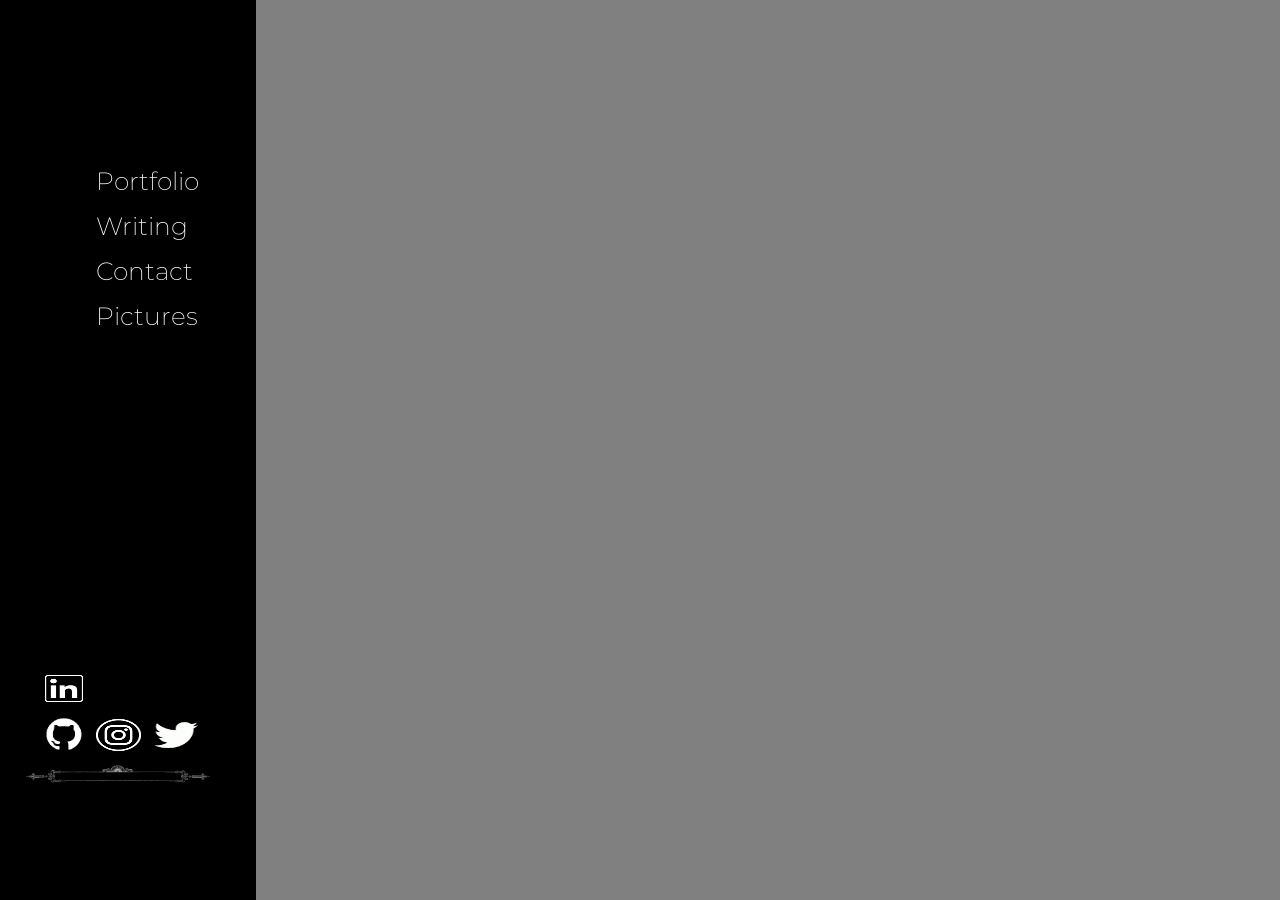
<file: templates/index.html>
<!DOCTYPE html>

<html lang="en">
    <head>
        <link href="https://cdn.jsdelivr.net/npm/bootstrap@5.3.3/dist/css/bootstrap.min.css" rel="stylesheet" integrity="sha384-QWTKZyjpPEjISv5WaRU9OFeRpok6YctnYmDr5pNlyT2bRjXh0JMhjY6hW+ALEwIH" crossorigin="anonymous">
        <script src="https://cdn.jsdelivr.net/npm/bootstrap@5.3.3/dist/js/bootstrap.bundle.min.js" integrity="sha384-YvpcrYf0tY3lHB60NNkmX5s9fDVZLESaAA55NDzOxhy9GkcIdslK1eN7N6jIeHz" crossorigin="anonymous"></script>
        <link href="../static/styles.css" rel="stylesheet">
        <title>My page</title>
    </head>
    <body>
        <a href="https://www.linkedin.com/in/lucaswilhelmsen"><img class="linkedin-element" src="../static/linkedin-logo-outline-white-icon-app-editable-vector-56366823 (1).avif"></a>
        <a href="https://github.com/lucaswilhelmsen"><img class="github-element" src="../static/176-1766942_our-github-repos-are-here-github-icon-hd-removebg-preview.png"></a>
        <a href="https://x.com/lucasvwilhelm"><img class="twitter-element" src="../static/imageTwitter.png"></a>
        <a href="https://www.instagram.com/lucaswilhelmsen"><img class="instagram-element" src="../static/instagram-logo-white-circle-outline-icon-ig-app-transparent-background-premium-social-media-design-for-digital-download-free-png-removebg-preview.png"></a>
        <img class="divider-element" src="../static/textdivider.png">


        
        <form action="/portfolio" method="GET">
            <button class="portfolio-element text-size" id="portfolio">Portfolio</button>
        </form>
        <form action="/writing" method="GET">
            <button class="writing-element text-size" id="writing">Writing</button>
        </form>
        <form action="/contact" method="GET">
            <button class="contact-element text-size" id="contact">Contact</button>
        </form>
        <form action="/pictures" method="GET">
            <button class="pictures-element text-size" id="pictures">Pictures</button>
        </form>

        <div id="left-black-rectangle">
            
        </div>


        <script>            

            document.getElementById("portfolio").addEventListener("mouseover", function () {
            document.getElementById("portfolio").style.textDecoration = "underline";
        });

            document.getElementById("portfolio").addEventListener("mouseout", function () {
            document.getElementById("portfolio").style.textDecoration = "none";
        });
            document.getElementById("writing").addEventListener("mouseover", function () {
            document.getElementById("writing").style.textDecoration = "underline";
        });

            document.getElementById("writing").addEventListener("mouseout", function () {
            document.getElementById("writing").style.textDecoration = "none";
        });
            document.getElementById("contact").addEventListener("mouseover", function () {
            document.getElementById("contact").style.textDecoration = "underline";
        });

            document.getElementById("contact").addEventListener("mouseout", function () {
            document.getElementById("contact").style.textDecoration = "none";
        });
            document.getElementById("pictures").addEventListener("mouseover", function () {
            document.getElementById("pictures").style.textDecoration = "underline";
        });

            document.getElementById("pictures").addEventListener("mouseout", function () {
            document.getElementById("pictures").style.textDecoration = "none";
        });
        
        </script>
    </body>
</html>
</file>
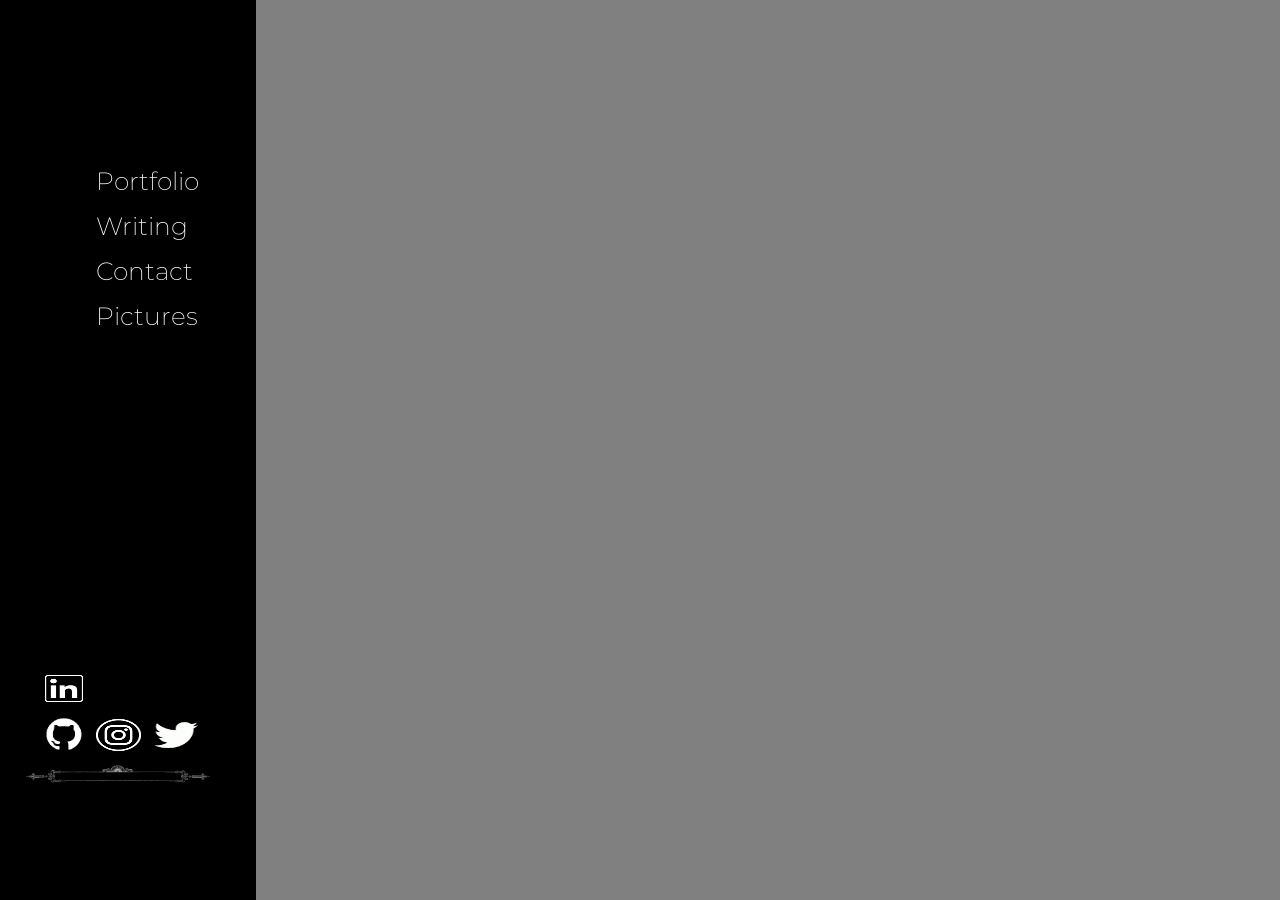
<file: templates/layout.html>
<!DOCTYPE html>

<html lang="en">
    <head>
        <link href="https://cdn.jsdelivr.net/npm/bootstrap@5.3.3/dist/css/bootstrap.min.css" rel="stylesheet" integrity="sha384-QWTKZyjpPEjISv5WaRU9OFeRpok6YctnYmDr5pNlyT2bRjXh0JMhjY6hW+ALEwIH" crossorigin="anonymous">
        <script src="https://cdn.jsdelivr.net/npm/bootstrap@5.3.3/dist/js/bootstrap.bundle.min.js" integrity="sha384-YvpcrYf0tY3lHB60NNkmXc5s9fDVZLESaAA55NDzOxhy9GkcIdslK1eN7N6jIeHz" crossorigin="anonymous"></script>
        <link href="../static/styles.css" rel="stylesheet">
        <title>My page</title>
    </head>
    <body>
        <a href="https://www.linkedin.com/in/lucaswilhelmsen"><img class="linkedin-element" src="../static/linkedin-logo-outline-white-icon-app-editable-vector-56366823 (1).avif"></a>
        <a href="https://github.com/lucaswilhelmsen"><img class="github-element" src="../static/176-1766942_our-github-repos-are-here-github-icon-hd-removebg-preview.png"></a>
        <a href="https://x.com/lucasvwilhelm"><img class="twitter-element" src="../static/imageTwitter.png"></a>
        <a href="https://www.instagram.com/lucaswilhelmsen"><img class="instagram-element" src="../static/instagram-logo-white-circle-outline-icon-ig-app-transparent-background-premium-social-media-design-for-digital-download-free-png-removebg-preview.png"></a>
        <img class="divider-element" src="../static/textdivider.png">


        
        <form action="/portfolio" method="GET">
            <button class="portfolio-element text-size" id="portfolio">Portfolio</button>
        </form>
        <form action="/writing" method="GET">
            <button class="writing-element text-size" id="writing">Writing</button>
        </form>
        <form action="/contact" method="GET">
            <button class="contact-element text-size" id="contact">Contact</button>
        </form>
        <form action="/pictures" method="GET">
            <button class="pictures-element text-size" id="pictures">Pictures</button>
        </form>

        <div id="left-black-rectangle">
            
        </div>


        <script>

            document.getElementById("portfolio").addEventListener("mouseover", function () {
            document.getElementById("portfolio").style.textDecoration = "underline";
        });

            document.getElementById("portfolio").addEventListener("mouseout", function () {
            document.getElementById("portfolio").style.textDecoration = "none";
        });
            document.getElementById("writing").addEventListener("mouseover", function () {
            document.getElementById("writing").style.textDecoration = "underline";
        });

            document.getElementById("writing").addEventListener("mouseout", function () {
            document.getElementById("writing").style.textDecoration = "none";
        });
            document.getElementById("contact").addEventListener("mouseover", function () {
            document.getElementById("contact").style.textDecoration = "underline";
        });

            document.getElementById("contact").addEventListener("mouseout", function () {
            document.getElementById("contact").style.textDecoration = "none";
        });
            document.getElementById("pictures").addEventListener("mouseover", function () {
            document.getElementById("pictures").style.textDecoration = "underline";
        });

            document.getElementById("pictures").addEventListener("mouseout", function () {
            document.getElementById("pictures").style.textDecoration = "none";
        });
        
        </script>
    </body>
</html>
</file>
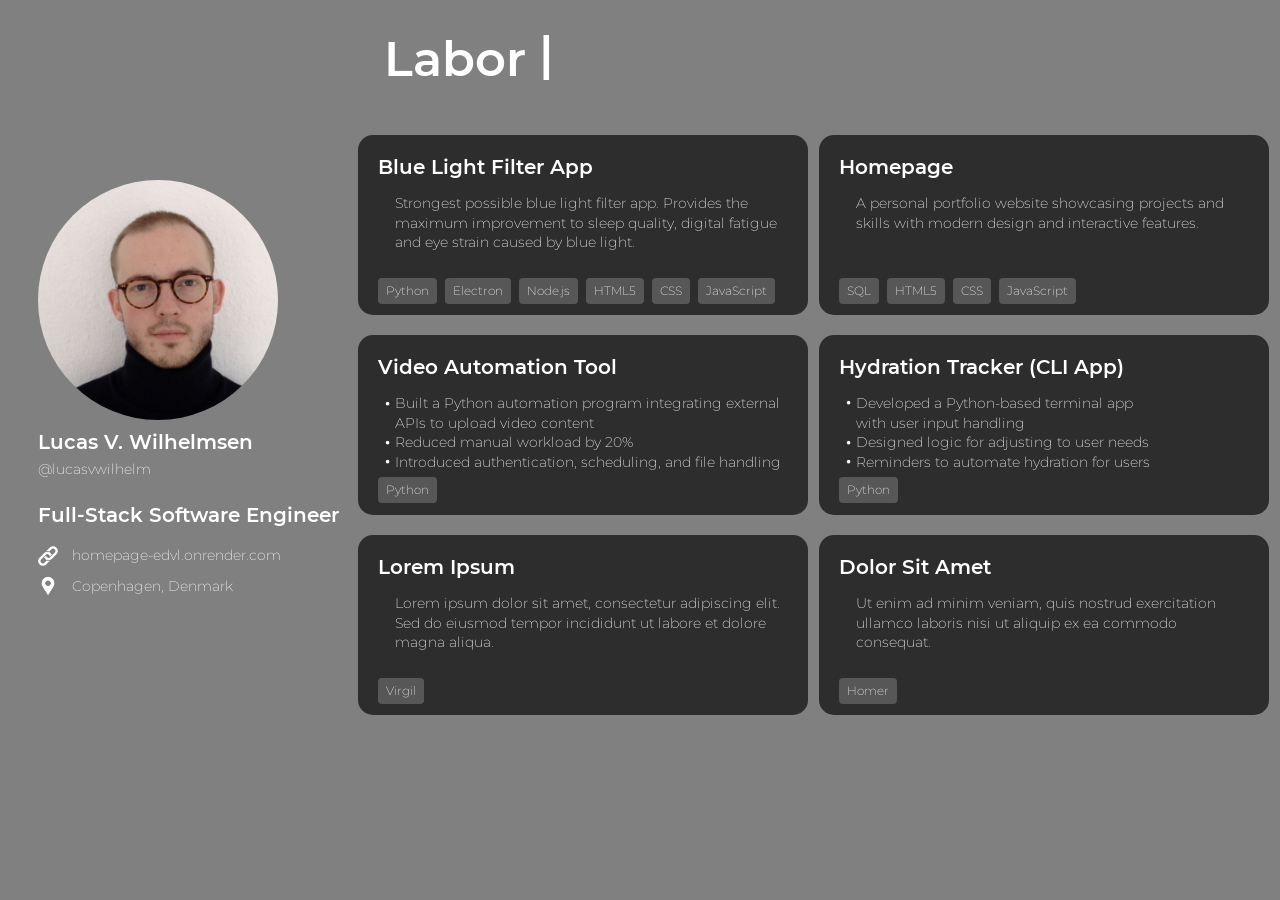
<file: templates/portfolio.html>
<!DOCTYPE html>

<html lang="en">
    <head>
        <link href="https://cdn.jsdelivr.net/npm/bootstrap@5.3.3/dist/css/bootstrap.min.css" rel="stylesheet" integrity="sha384-QWTKZyjpPEjISv5WaRU9OFeRpok6YctnYmDr5pNlyT2bRjXh0JMhjY6hW+ALEwIH" crossorigin="anonymous">
        <script src="https://cdn.jsdelivr.net/npm/bootstrap@5.3.3/dist/js/bootstrap.bundle.min.js" integrity="sha384-YvpcrYf0tY3lHB60NNkmX5s9fDVZLESaAA55NDzOxhy9GkcIdslK1eN7N6jIeHz" crossorigin="anonymous"></script>
        <link href="../static/styles.css" rel="stylesheet">
        <script>
            function handleBackgroundClick(event) {
                event.preventDefault();
                // Clear any text selection when clicking background
                if (window.getSelection) {
                    window.getSelection().removeAllRanges();
                } else if (document.selection) {
                    document.selection.empty();
                }
                // Add your desired action here, e.g.:
                // window.location.href = 'https://your-link.com';
                console.log('Background clicked');
            }

            let clickCount = 0;
            let isAnimating = false;

            function showSmugface() {
                if (isAnimating) return;
                
                clickCount++;
                if (clickCount === 1) {
                    isAnimating = true;
                    const smugface = document.getElementById('smugface');
                    smugface.classList.add('show');
                    setTimeout(() => {
                        smugface.classList.remove('show');
                        isAnimating = false;
                    }, 1000);
                } else if (clickCount === 2) {
                    isAnimating = true;
                    const smugface1 = document.getElementById('smugface1');
                    smugface1.classList.add('show');
                    setTimeout(() => {
                        smugface1.classList.remove('show');
                        isAnimating = false;
                    }, 1000);
                } else if (clickCount === 3) {
                    isAnimating = true;
                    const smugdance = document.getElementById('smugdance');
                    const profilePic = document.querySelector('.profile-picture');
                    profilePic.src = '../static/noprofile.png';
                    profilePic.removeAttribute('onclick');
                    smugdance.classList.add('show');
                    smugdance.currentTime = 0;
                    smugdance.onended = function() {
                        smugdance.classList.remove('show');
                        clickCount = 0;
                        isAnimating = false;
                    };
                    smugdance.play();
                }
            }

            function typeWriter() {
                const workText = document.querySelector('.work-text');
                const textToType = 'Labor Omnia Vincit.';
                const finalText = 'Highlighted Work.';
                let index = 0;
                
                workText.textContent = '';
                workText.style.opacity = '1';
                
                function type() {
                    if (index < textToType.length) {
                        workText.innerHTML = textToType.substring(0, index + 1) + '<span style="position: relative; top: -5px;">|</span>';
                        index++;
                        // Vary the typing speed randomly between 100ms and 300ms
                        const randomSpeed = Math.floor(Math.random() * 200) + 100;
                        setTimeout(type, randomSpeed);
                    } else {
                        workText.textContent = textToType;
                        setTimeout(() => {
                            workText.textContent = finalText;
                        }, 2000);
                    }
                }
                
                type();
            }

            window.addEventListener('load', typeWriter);
        </script>
    </head>
    <body>

        <div class="background-link" onclick="handleBackgroundClick(event)">
        <video class="background-video" autoplay muted loop playsinline>
            <source src="../static/water.mp4" type="video/mp4">
        </video>
        </div>

        <img src="../static/picture.png" alt="Profile Picture" class="profile-picture" onclick="showSmugface()">
        <div class="smugface-container">
            <img src="../static/smugface.jpg" alt="Smug Face" class="smugface" id="smugface">
            <img src="../static/smugface1.jpg" alt="Smug Face" class="smugface" id="smugface1">
            <video src="../static/smugdance.mp4" class="smugface" id="smugdance" muted playsinline></video>
            <img src="../static/smugface1.jpg" alt="Smug Face" class="smugface" id="smugface1">
            <video src="../static/smugdance.mp4" id="smugdance" muted playsinline></video>
        </div>
        <div class="profile-info">
            <h2 class="profile-name">Lucas V. Wilhelmsen</h2>
            <p class="profile-username">@lucasvwilhelm</p>
            <p class="profile-title">Full-Stack Software Engineer</p>
            <a class="social-item social-item--link" href="https://homepage-edvl.onrender.com" target="_blank">
                <span class="social-icon-wrap">
                    <img src="../static/link-symbol.png" alt="Link" class="social-icon social-icon--link">
                </span>
                <span class="social-text">homepage-edvl.onrender.com</span>
            </a>
            <div class="social-item">
                <span class="social-icon-wrap">
                    <img src="../static/location.png" alt="Location" class="social-icon social-icon--static social-icon--location">
                </span>
                <span class="social-text">Copenhagen, Denmark</span>
            </div>
        </div>
        <div class="work-text">Work.</div>
        <a href="https://github.com/lucaswilhelmsen/Blue-Light-Filter" target="_blank" class="project-link">
            <div class="jumping-rect rect1">
                <div class="project-content">
                    <h3 class="project-title">Blue Light Filter App</h3>
                    <p class="project-description">Strongest possible blue light filter app. Provides the maximum improvement to sleep quality, digital fatigue and eye strain caused by blue light.</p>
                    <div class="project-tech-container">
                        <span class="project-tech">Python</span>
                        <span class="project-tech">Electron</span>
                        <span class="project-tech">Node.js</span>
                        <span class="project-tech">HTML5</span>
                        <span class="project-tech">CSS</span>
                        <span class="project-tech">JavaScript</span>
                    </div>
                </div>
            </div>
        </a>
        <a href="https://github.com/lucaswilhelmsen/homepage" target="_blank" class="project-link">
            <div class="jumping-rect rect2">
                <div class="project-content">
                    <h3 class="project-title">Homepage</h3>
                    <p class="project-description">A personal portfolio website showcasing projects and skills with modern design and interactive features.</p>
                    <div class="project-tech-container">
                        <span class="project-tech">SQL</span>
                        <span class="project-tech">HTML5</span>
                        <span class="project-tech">CSS</span>
                        <span class="project-tech">JavaScript</span>
                    </div>
                </div>
            </div>
        </a>
        <div class="jumping-rect rect3">
            <div class="project-content">
                <h3 class="project-title">Video Automation Tool</h3>
                <p class="project-description">Built a Python automation program integrating external APIs to upload video content<br><span class="bullet-point">Reduced manual workload by 20%</span><br><span class="bullet-point">Introduced authentication, scheduling, and file handling</span></p>
                <div class="project-tech-container">
                    <span class="project-tech">Python</span>
                </div>
            </div>
        </div>
        <div class="jumping-rect rect4">
            <div class="project-content">
                <h3 class="project-title">Hydration Tracker (CLI App)</h3>
                <p class="project-description"><span class="bullet-point">Developed a Python-based terminal app</span><br>with user input handling<br><span class="bullet-point">Designed logic for adjusting to user needs</span><br><span class="bullet-point">Reminders to automate hydration for users</span></p>
                <span class="project-tech">Python</span>
            </div>
        </div>
        <div class="jumping-rect rect5">
            <div class="project-content">
                <h3 class="project-title">Lorem Ipsum</h3>
                <p class="project-description">Lorem ipsum dolor sit amet, consectetur adipiscing elit. Sed do eiusmod tempor incididunt ut labore et dolore magna aliqua.</p>
                <span class="project-tech">Virgil</span>
            </div>
        </div>
        <div class="jumping-rect rect6">
            <div class="project-content">
                <h3 class="project-title">Dolor Sit Amet</h3>
                <p class="project-description">Ut enim ad minim veniam, quis nostrud exercitation ullamco laboris nisi ut aliquip ex ea commodo consequat.</p>
                <span class="project-tech">Homer</span>
            </div>
        </div>

            </body>
</html>
</file>
<file: static/styles.css>
@font-face {
    font-family: 'Montserrat Extra Light';
    src: url('../static/Montserrat-ExtraLight.otf') format('opentype');
}

@font-face {
    font-family: 'Montserrat SemiBold';
    src: url('../static/Montserrat-SemiBold.ttf') format('truetype');
}

@font-face {
    font-family: 'Montserrat Extra Light';
    src: url('../static/Montserrat-ExtraLight.otf') format('opentype');
}

@font-face {
    font-family: 'Montserrat SemiBold';
    src: url('../static/Montserrat-SemiBold.ttf') format('truetype');
}

#left-black-rectangle {
    color: black;
    background-color: black;
    width: 20vw;
    height: 100vh;

}

#grey-rectangle {
    color: grey;
    background-color: grey;
    position: fixed;
    width: 100%;
    height: 100%;
    top: 0%;
    left: 20%;
    width: 80vw;
    height: 25vh;
    z-index: -1;
}

#black-rectangle-portfolio {
    color: black;
    background-color: black;
    width: 100vw;
    height: 10vh;
}

.grey-complete {
    color: grey;
    background-color: grey;
    position: fixed;
    width: 100%;
    height: 100%;
    top: 0%;
    left: 0%;
    width: 100vw;
    height: 100vh;
    z-index: -2;
}

.white-line-vertical {
    color: white;
    background-color: white;
    position: fixed;
    width: 100%;
    height: 100%;
    top: 10%;
    left: 50%;
    width: 1px;
    height: 100vh;
    z-index: 5;
}

.white-line-horizontal {
    color: white;
    background-color: white;
    position: fixed;
    width: 100%;
    height: 100%;
    top: 10%;
    left: 0%;
    width: 100vw;
    height: 1px;
    z-index: 20;
}

.second-white-line-horizontal {
    color: white;
    background-color: white;
    position: fixed;
    width: 100%;
    height: 100%;
    top: 25%;
    left: 50%;
    width: 100vw;
    height: 1px;
    z-index: 1;
}

#image-location {
    color: white;
    background-color: white;
    position: fixed;
    width: 100%;
    height: 100%;
    top: 0%;
    left: 20%;
    width: 20vw;
    height: 25vh;
    z-index: -1;
}

.image-location-portfolio {
    color: white;
    background-color: white;
    position: fixed;
    width: 100%;
    height: 100%;
    top: 10%;
    left: 0%;
    width: 50vw;
    height: 50vh;
    z-index: 0;
}

#link-element {
    background-color: transparent;
    position: fixed;
    width: 100%;
    height: 100%;
    top: 0%;
    left: 20%;
    width: 100vw;
    height: 25vh;
    z-index: 10;
}

.linkedin-element {
    position: fixed;
    width: 100%;
    height: 100%;
    top: 74%;
    left: 2.5%;
    height: 5vh;
    width: 5vw;
}

.github-element {
    position: fixed;
    width: 100%;
    height: 100%;
    top: 79.5%;
    left: 3%;
    height: 4vh;
    width: 4vw;
}

.instagram-element {
    position: fixed;
    width: 100%;
    height: 100%;
    top: 79.9%;
    left: 7.5%;
    height: 3.5vh;
    width: 3.5vw;
}

.twitter-element {
    position: fixed;
    width: 100%;
    height: 100%;
    top: 79.9%;
    left: 12%;
    height: 3.5vh;
    width: 3.5vw;
}

.divider-element {
    color: white;
    position: fixed;
    width: 100%;
    height: 100%;
    top: 81%;
    left: 1.7%;
    height: 10vh;
    width: 15vw;
}

.portfolio-element {
    color: white;
    background-color: black;
    position: fixed;
    width: 100%;
    height: 100%;
    top: 18%;
    left: 7%;
    height: 3.5vh;
    width: 3.5vw;
    z-index: 1;
    text-decoration: none;
}

.writing-element {
    color: white;
    background-color: transparent;
    position: fixed;
    width: 100%;
    height: 100%;
    top: 23%;
    left: 7%;
    height: 3.5vh;
    width: 3.5vw;
    z-index: 1;
    text-decoration: none;
}
.contact-element {
    color: white;
    background-color: black;
    position: fixed;
    width: 100%;
    height: 100%;
    top: 28%;
    left: 7%;
    height: 3.5vh;
    width: 3.5vw;
    z-index: 1;
    text-decoration: none;
}

.pictures-element {
    color: white;
    background-color: black;
    position: fixed;
    width: 100%;
    height: 100%;
    top: 33%;
    left: 7%;
    height: 3.5vh;
    width: 3.5vw;
    z-index: 1;
    text-decoration: none;
}

.go-back-element {
    color: white;
    background-color: black;
    position: fixed;
    width: 100%;
    height: 100%;
    top: 3%;
    left: 3%;
    height: 3.5vh;
    width: 3.5vw;
    z-index: 1;
    text-decoration: none;
    white-space: nowrap;
}

.text-location {
    position: fixed;
    width: 100%;
    height: 100%;
    top: 5%;
    left: 42%;
    width: 80vw;
    height: 25vh;
    z-index: 1;
}

button {
    border: none;
    outline: none;
}

body {
    background-color: grey;
    font-family: 'Montserrat Extra Light', Arial, sans-serif;
    font-family: 'Montserrat Extra Light', Arial, sans-serif;
}

.black-vertical-bar {
    position: fixed;
    left: 0;
    top: 0;
    width: 5vw;
    height: 100vh;  
    background-color: black;
    z-index: 0;
    transition: width 0.3s ease;
}

.black-vertical-bar:hover {
    width: 10vw;
}

.portfolio-title {
    background-color: grey;
    position: fixed;
    width: 100%;
    height: 100%;
    top: 11%;
    left: 51%;
    width: 25vw;
    height: 6vh;
    white-space: nowrap;
    z-index: 10;
}

.github-repository {
    background-color: grey;
    position: fixed;
    width: 100%;
    height: 100%;
    top: 18%;
    left: 51.2%;
    width: 25vw;
    height: 6vh;
    z-index: 10;
}

.README-header {
    background-color: grey;
    position: fixed;
    width: 100%;
    height: 100%;
    top: 27%;
    left: 52%;
    width: 25vw;
    height: 10vh;
    z-index: 10;
}

.README {
    overflow-y: auto;
    max-height: fit-content;
    background-color: grey;
    position: fixed;
    width: 100%;
    top: 35%;
    left: 52%;
    width: 46vw;
    height: 50vh;
    z-index: 10;
}

.back-portfolio-element {
    color: white;
    background-color: black;
    position: fixed;
    width: 100%;
    height: 100%;
    top: 3%;
    left: 7%;
    height: 3.5vh;
    width: 3.5vw;
    z-index: 1;
    text-decoration: none;
}

.text-size {
    
    font-size: 25px;
}

#title {
    position: absolute;
    color: white;
    top: 80px;
    left: 45px;
}
    

.fade-in {
    opacity: 0;
    transition: opacity 2s ease-in-out;
}

.fade-out {
    opacity: 1;
    transition: opacity 2s ease-out-in;
}

.show {
    opacity: 1;
}

.remove-show {
    opacity: 0;
}



#back-button {
    position: fixed;
    left: 2.5vw;
    top: 20px;
    z-index: 9999;
    white-space: nowrap;
    transition: left 0.3s ease;
    color: white;
    background: none;
    border: none;
    font-size: 16px;
    cursor: pointer;
    transform: translateX(-50%);
}



.profile-picture {
    position: fixed;
    left: 3%;
    top: 20%;
    width: 240px;
    height: 240px;
    border-radius: 50%;
    object-fit: cover;
    z-index: 100;
    cursor: pointer;
}

.smugface-container {
    position: fixed;
    left: 3%;
    top: 20%;
    width: 240px;
    height: 240px;
    border-radius: 50%;
    z-index: 101;
    overflow: hidden;
    pointer-events: none;
}

.smugface {
    width: 240px;
    height: 240px;
    object-fit: cover;
    opacity: 0;
    transform: scale(1.3);
    transform-origin: center 30%;
    transition: opacity 0.1s ease;
}

#smugface1 {
    transform-origin: center 350%;
}

#smugdance {
    transform-origin: center center;
    transform: scale(1);
    z-index: 102;
    width: 240px;
    height: 240px;
    object-fit: cover;
}

#smugface1 {
    transform-origin: center 350%;
}

#smugdance {
    position: absolute;
    top: 0;
    left: 0px;
    width: 240px;
    height: 240px;
    border-radius: 50%;
    object-fit: cover;
    opacity: 0;
    transition: opacity 0.1s ease;
    z-index: 102;
}

#smugdance.show {
    opacity: 1;
}

.smugface.show {
    opacity: 1;
}

.background-video {
    position: fixed;
    top: 0;
    left: 0;
    width: 100vw;
    height: 100vh;
    object-fit: cover;
    filter: grayscale(1) brightness(0.85);
    z-index: -2;
}

.background-link {
    position: fixed;
    top: 0;
    left: 0;
    width: 100vw;
    height: 100vh;
    z-index: -1;
    cursor: default;
}

.profile-info {
    position: fixed;
    left: 3%;
    top: calc(20% + 250px);
    text-align: left;
    z-index: 100;
}

.profile-name {
    margin: 0 0 5px 0;
    color: white;
    font-size: 20px;
    font-family: 'Montserrat SemiBold', 'Montserrat Extra Light', Arial, sans-serif;
}

.profile-username {
    margin: 0 0 20px 0;
    color: white;
    font-size: 14px;
}

.profile-title {
    margin: 0 0 15px 0;
    color: white;
    font-size: 20px;
    font-family: 'Montserrat SemiBold', 'Montserrat Extra Light', Arial, sans-serif;
}

.social-item {
    display: flex;
    align-items: center;
    gap: 10px;
    margin-top: 8px;
    text-decoration: none;
}

.social-icon:hover {
    transform: scale(1.2);
}

.social-icon-wrap {
    width: 24px;
    display: inline-flex;
    align-items: center;
    justify-content: flex-start;
}

.social-icon {
    width: 24px;
    height: 24px;
    object-fit: contain;
    filter: brightness(0) invert(1);
    transition: transform 0.3s ease;
}

.social-icon--link {
    width: 20px;
    height: 20px;
}

.social-icon--static {
    cursor: default;
    transition: none;
}

.social-icon--static:hover {
    transform: none !important;
}

.social-icon--location {
    position: relative;
    left: -2px;
}

.social-icon:hover {
    transform: scale(1.2);
}

.social-text {
    color: white;
    font-size: 14px;
    text-decoration: none;
}

a.social-text,
a.social-text:hover,
a.social-text:visited,
a.social-text:active {
    color: white;
    text-decoration: none;
}

.work-text {
    position: fixed;
    left: 30%;
    top: 2.5%;
    color: white;
    font-size: 48px;
    font-family: 'Montserrat SemiBold', 'Montserrat Extra Light', Arial, sans-serif;
    z-index: 101;
    user-select: none;
    cursor: default;
    pointer-events: none;
    opacity: 0;
}

.jumping-rect {
    position: fixed;
    width: 450px;
    height: 180px;
    background-color: rgba(0, 0, 0, 0.65);
    border-radius: 15px;
    top: 25%;
    transform: translateY(-50%);
    z-index: 100;
}

.rect1 {
    left: 28%;
}

.rect2 {
    left: 64%;
}

.rect3 {
    left: 28%;
    top: calc(25% + 200px);
}

.rect4 {
    left: 64%;
    top: calc(25% + 200px);
}

.rect5 {
    left: 28%;
    top: calc(25% + 400px);
}

.rect6 {
    left: 64%;
    top: calc(25% + 400px);
}

.rect3,
.rect3 *,
.rect4,
.rect4 *,
.rect5,
.rect5 *,
.rect6,
.rect6 * {
    user-select: none;
    cursor: default;
}

.project-content {
    padding: 20px;
    color: white;
    height: 100%;
    display: flex;
    flex-direction: column;
}

.project-tech-container {
    display: flex;
    flex-wrap: wrap;
    gap: 8px;
}

.project-title {
    margin: 0 0 15px 0;
    font-size: 20px;
    font-family: 'Montserrat SemiBold', 'Montserrat Extra Light', Arial, sans-serif;
color: white;
    color: white;
}

.project-description {
    margin: 0 0 15px 0;
    font-size: 14px;
    color: white;
    line-height: 1.4;
    flex-grow: 1;
    text-indent: -1.2em;
    padding-left: 1.2em;
}

.project-description br {
    line-height: 0.3;
}

.rect1 .project-description,
.rect3 .project-description,
.rect5 .project-description {
    text-indent: 0;
    padding-left: 1.2em;
    position: relative;
}

.rect4 .project-description {
    text-indent: 0;
    padding-left: 1.2em;
}

.rect2 .project-description,
.rect6 .project-description {
    text-indent: 0;
    padding-left: 1.2em;
}

.rect3 .project-description::before {
    content: "● ";
    position: absolute;
    top: 0.5em;
    left: 0.8em;
    font-size: 0.6em;
}

.bullet-point {
    position: relative;
}

.bullet-point::before {
    content: "● ";
    position: absolute;
    top: 0.4em;
    left: -1.2em;
    font-size: 0.6em;
}

.rect4 .bullet-point::before {
    content: "● ";
    position: absolute;
    top: 0.4em;
    left: -1.2em;
    font-size: 0.6em;
}

.project-tech {
    font-size: 12px;
    color: white;
    background-color: rgba(255, 255, 255, 0.2);
    padding: 4px 8px;
    border-radius: 4px;
    align-self: flex-start;
}

.rect3 .project-tech {
    margin-top: 10px;
}

.rect3 .project-tech-container {
    margin-top: -20px;
}

.rect1 .project-tech-container {
    margin-top: 10px;
}

.rect2 .project-tech-container {
    margin-top: 30px;
}

.rect4 .project-tech {
    margin-top: -10px;
}

.rect5 .project-tech {
    margin-top: 10px;
}

.rect6 .project-tech {
    margin-top: 10px;
}

.project-link {
    text-decoration: none;
    display: block;
    cursor: pointer;
}

.project-link:hover .jumping-rect {
    background-color: #333;
    transition: background-color 0.3s ease;
}



#writing {

    background-color: transparent;
}
</file>
